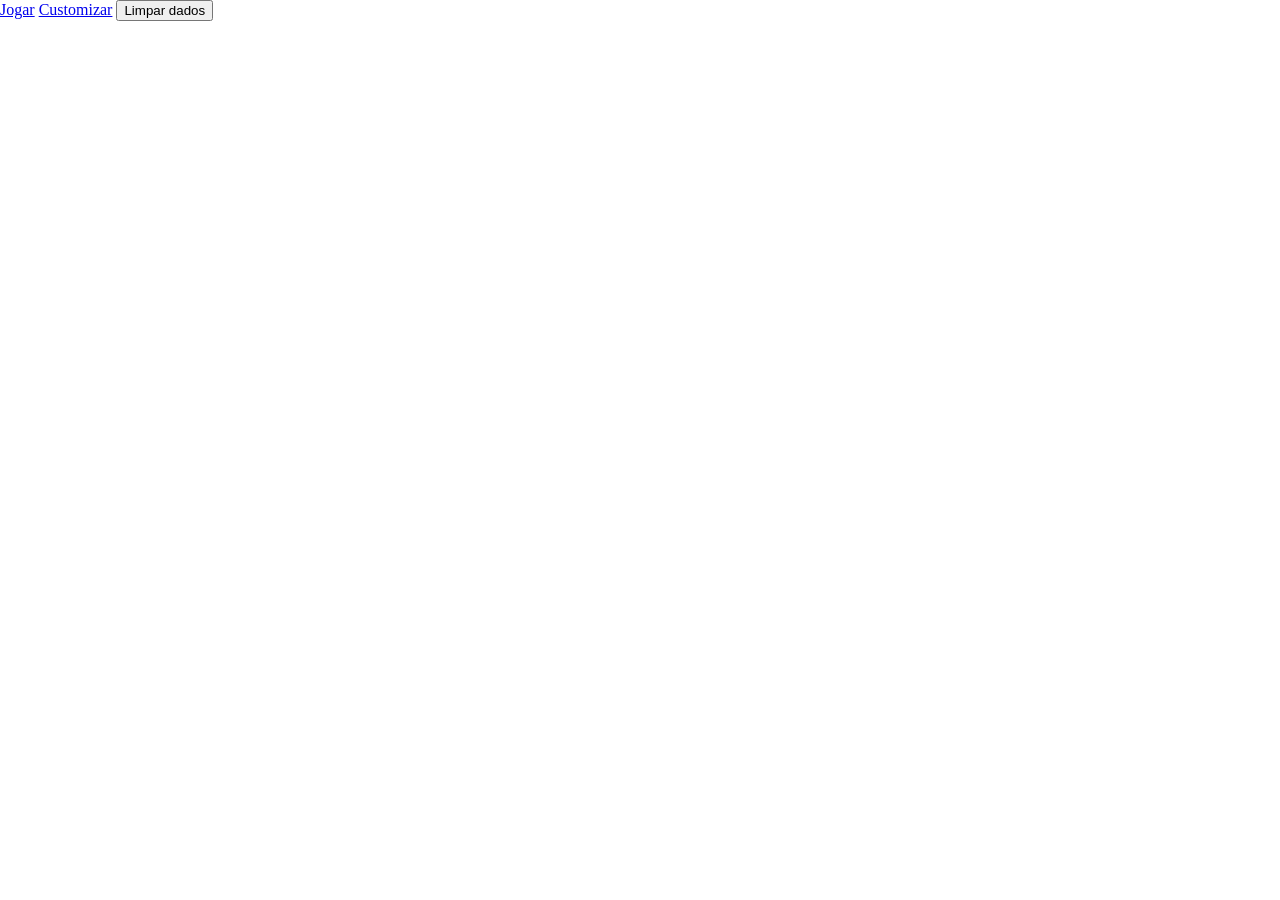
<file: index.html>
<!DOCTYPE html>
<html lang="en">
<head>
    <meta charset="UTF-8">
    <meta name="viewport" content="width=device-width, initial-scale=1.0">
    <title>Jogo da Velha</title>

    <link rel="stylesheet" href="src/css/reset.css">

    <link rel="stylesheet" href="">

</head>
<body>
    <main>
        <div class="container">
            <a href="src/html/jogo.html">Jogar</a>

            <a href="src/html/customizar.html">Customizar</a>

            <button>Limpar dados</button>
        </div>
    </main>

    <script src="src/js/index.js"></script>
</body>
</html>
</file>
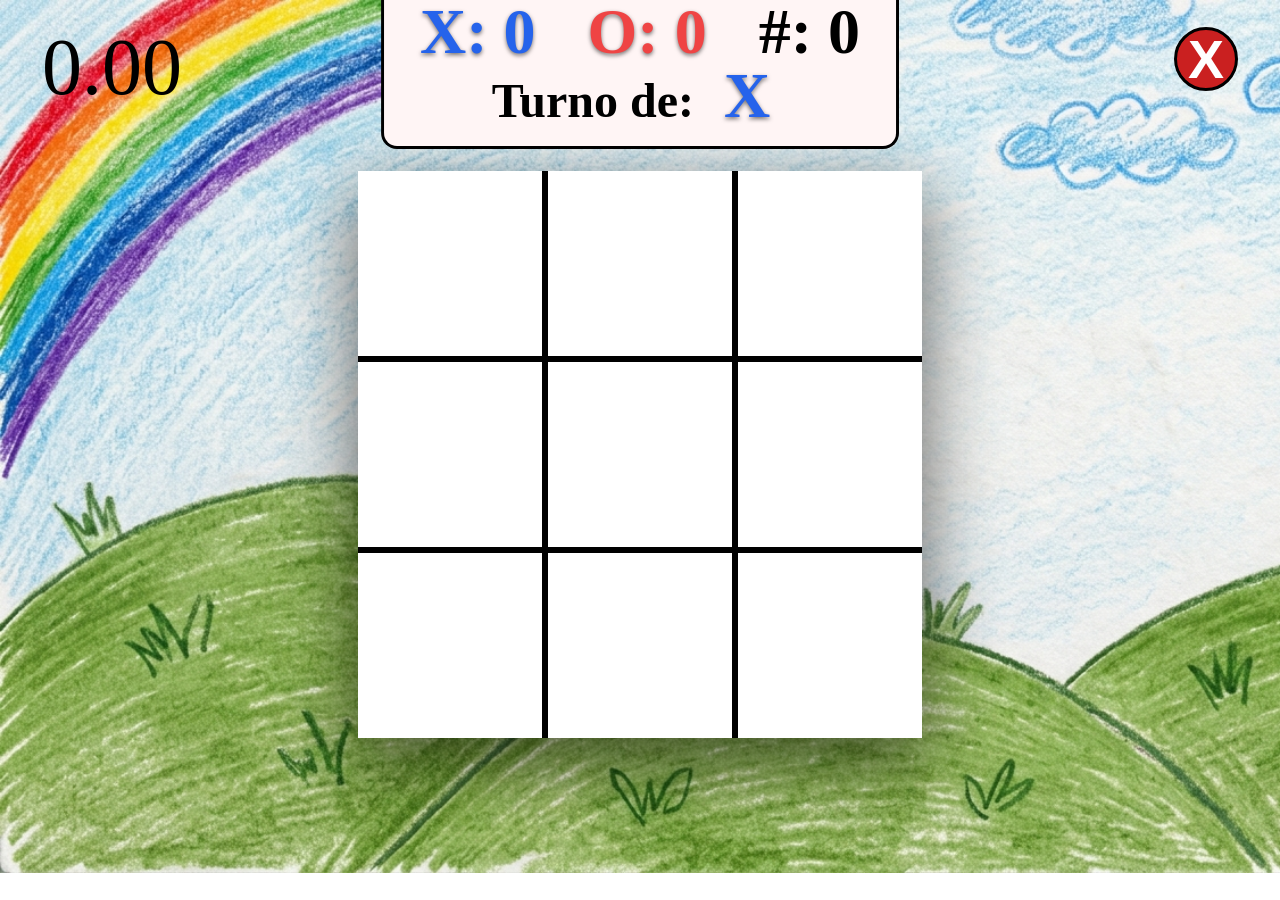
<file: src/html/jogo.html>
<!DOCTYPE html>
<html lang="en">
<head>
    <meta charset="UTF-8">
    <meta name="viewport" content="width=device-width, initial-scale=1.0">
    <title>Jogando</title>
    <!-- criar um timer que vai deixar [jogando até jogando...] e em ciclo durante o game -->

    <!-- importar as fontes do customizar -->

    <link rel="stylesheet" href="../css/reset.css">
    <link rel="stylesheet" href="../css/jogo.css">

</head>
<body>
    <main>
        <header>
            <div>
                <!-- iniciar o timer dpois da primeira jogada -->
                <span class="timer">0.00</span>
            </div>

            <button class="voltar"><a href="../../index.html">X</a></button>
        </header>

        <h1>
            <div>
                <div class="placar">
                    <span class="peca X"></span>
                    <span class="peca O"></span>
                    <span class="peca"></span>
                </div>
                <div class="time_jogando">
                    <h3>Turno de: <span class="peca X">X</span></h3>
                </div>
            </div>
        </h1>
        
        <div class="tabuleiro">
        </div>
    </main>

    <script src="../js/jogo.js"></script>
</body>
</html>
</file>
<file: src/css/jogo.css>
body {
  background-image: url(../images/background.jpg);
  background-repeat: no-repeat;
  background-size: cover;
}

main {
  height: 97vh;
  position: relative;
  display: flex;
  flex-direction: column;
}

header {
  display: flex;
  justify-content: space-between;
}
header {
  margin: 3vh 42px 0 42px;
}
header a {
  text-decoration: none;
  color: white;
}

.voltar {
  display: flex;
  justify-content: center;
  align-items: center;
  width: 64px;
  height: 64px;
  font-size: 54px;
  font-weight: bold;
  border-radius: 50%;
  border: 3px solid black;
  background-color: rgb(202, 32, 32);
}

.timer {
  font-size: 80px;
}

h1 {
  position: absolute;
  top: -2vh;
  left: 50%;
  transform: translateX(-50%);
  font-size: 64px;
  font-weight: bold;
  border: 3px solid black;
  border-top: none;
  border-radius: 0 0 16px 16px;
  background-color: rgb(255, 245, 245);
  padding: 18px;
}
h1 .peca {
  font-size: 64px;
  padding: 18px;
}
h1 > div {
  display: flex;
  flex-direction: column;
  justify-content: center;
  align-items: center;
}

.peca {
  font-size: 98%;
  font-weight: 900;
}

.peca.X {
  color: #2563eb;
  text-shadow: 0 2px 4px rgba(0, 0, 0, 0.55);
}

.peca.O {
  color: #ef4444;
  text-shadow: 0 2px 4px rgba(0, 0, 0, 0.55);
}

.tabuleiro {
  display: flex;
  flex-wrap: wrap;
  align-self: center;
  width: 564px;
  height: 564px;
  margin-top: 5%;
  box-shadow: rgba(0, 0, 0, 0.56) 0px 22px 70px 4px;
}

.espaco {
  width: calc(33.3333333333% - 4px);
  height: calc(33.3333333333% - 3px);
  display: flex;
  justify-content: center;
  align-items: center;
  background-color: rgb(255, 255, 255);
  border: 3px solid black;
}
.espaco.vazio:hover {
  cursor: pointer;
}

.peca {
  user-select: none;
  font-size: 88px;
  font-weight: bolder;
}

.time_jogando {
  font-size: 48px;
  bottom: 0;
}

.espaco-0, .espaco-1, .espaco-2 {
  border-top: none;
}

.espaco-2, .espaco-5, .espaco-8 {
  border-right: none;
}

.espaco-0, .espaco-3, .espaco-6 {
  border-left: none;
}

.espaco-6, .espaco-7, .espaco-8 {
  border-bottom: none;
}

.vitoria {
  position: absolute;
  background-color: aliceblue;
  align-self: center;
  margin-top: 8%;
  border-radius: 20%;
  border: 25px solid green;
  width: 66vw;
  height: 66vh;
  display: flex;
  flex-direction: column;
  justify-content: space-evenly;
  align-items: center;
  font-size: 96px;
}

.continuar {
  width: 40%;
  height: 20%;
  font-size: 48px;
  font-weight: bold;
  background-color: rgb(25, 182, 25);
  border: 12px solid rgba(15, 211, 15, 0.575);
  border-radius: 24px;
  color: rgb(61, 65, 66);
}
.continuar:hover {
  cursor: pointer;
  color: white;
  background-color: rgb(29, 182, 29);
  border: 12px solid rgba(25, 145, 25, 0.575);
  transition: 1s;
}

.casa_vitoria_0 {
  background-color: #1e6f50;
}

.casa_vitoria_1 {
  background-color: #1f8853;
}

.casa_vitoria_2 {
  background-color: #29a366;
}

.casa_vitoria_3 {
  background-color: #35b163;
}

.casa_vitoria_4 {
  background-color: #4ade80;
}

.casa_velha_0 {
  background-color: rgb(184, 123, 10);
}

.casa_velha_1 {
  background-color: rgb(145, 14, 14);
}

/*# sourceMappingURL=jogo.css.map */
</file>
